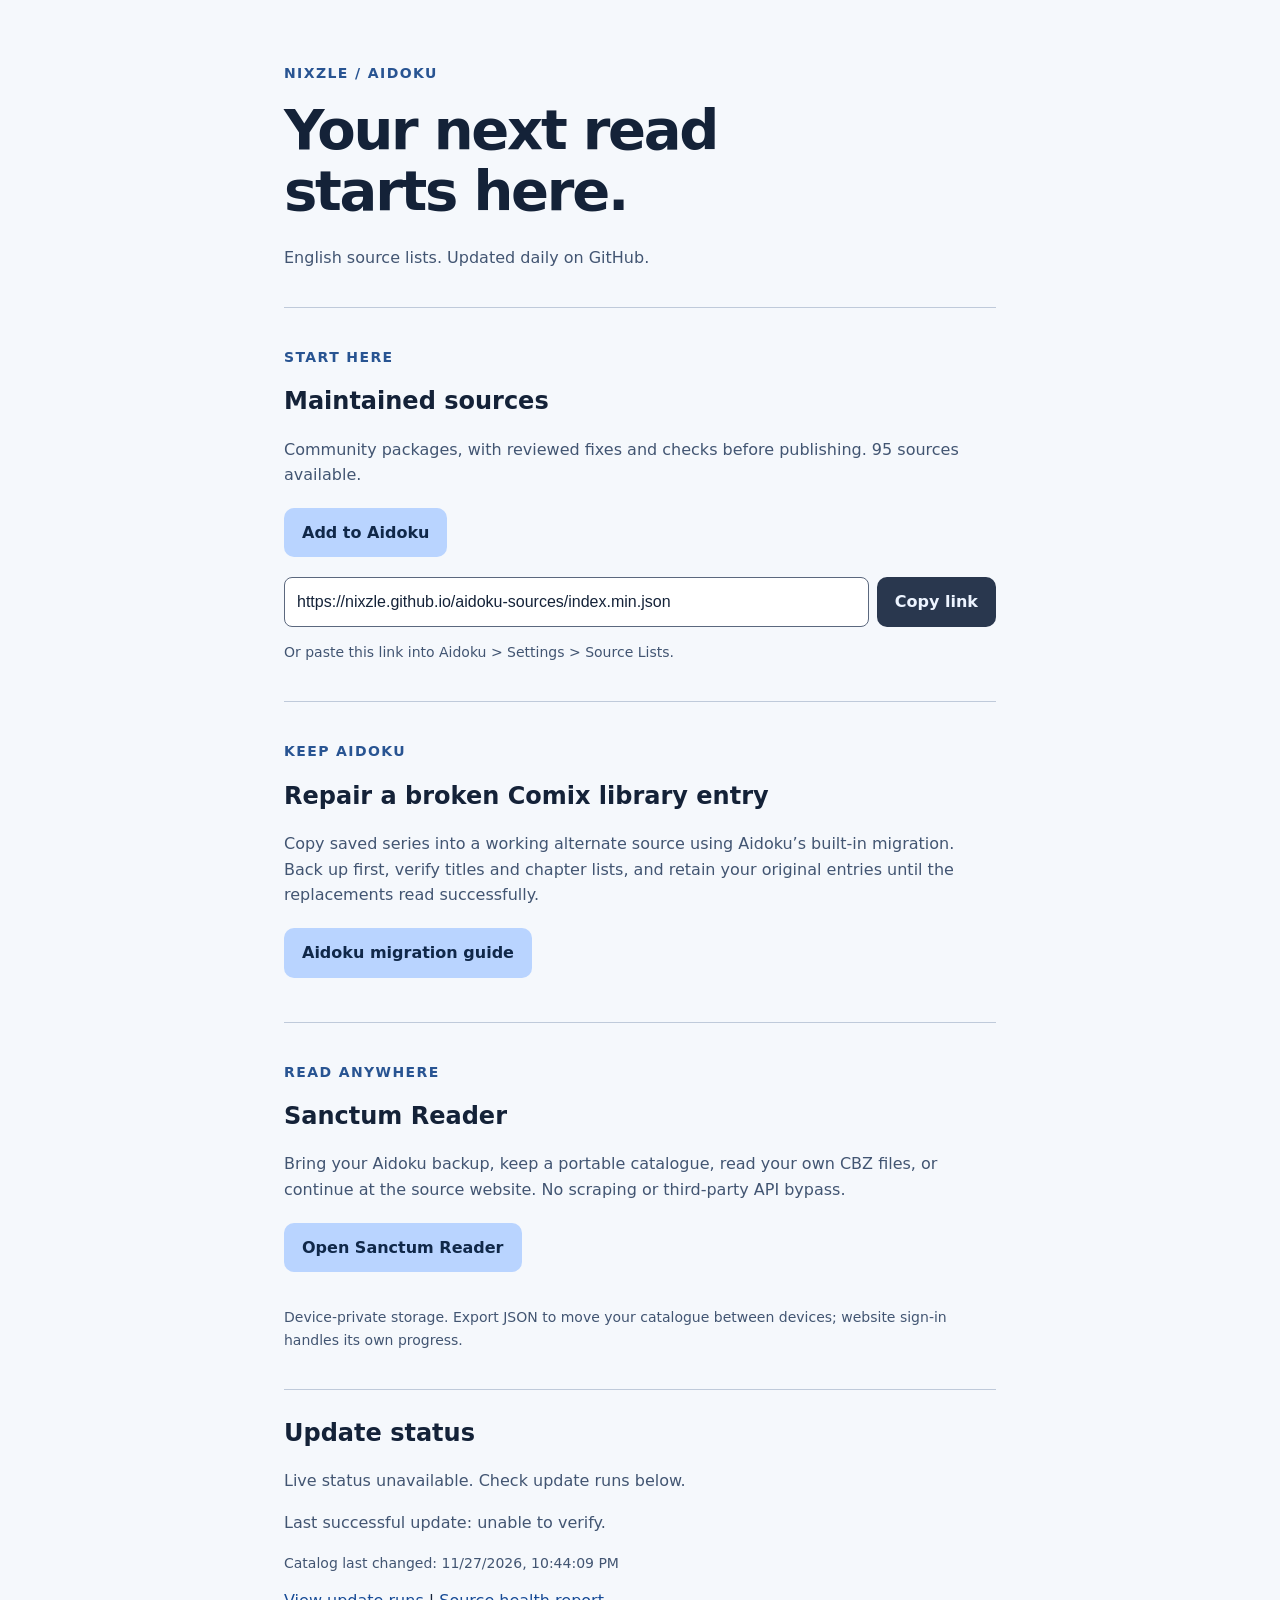
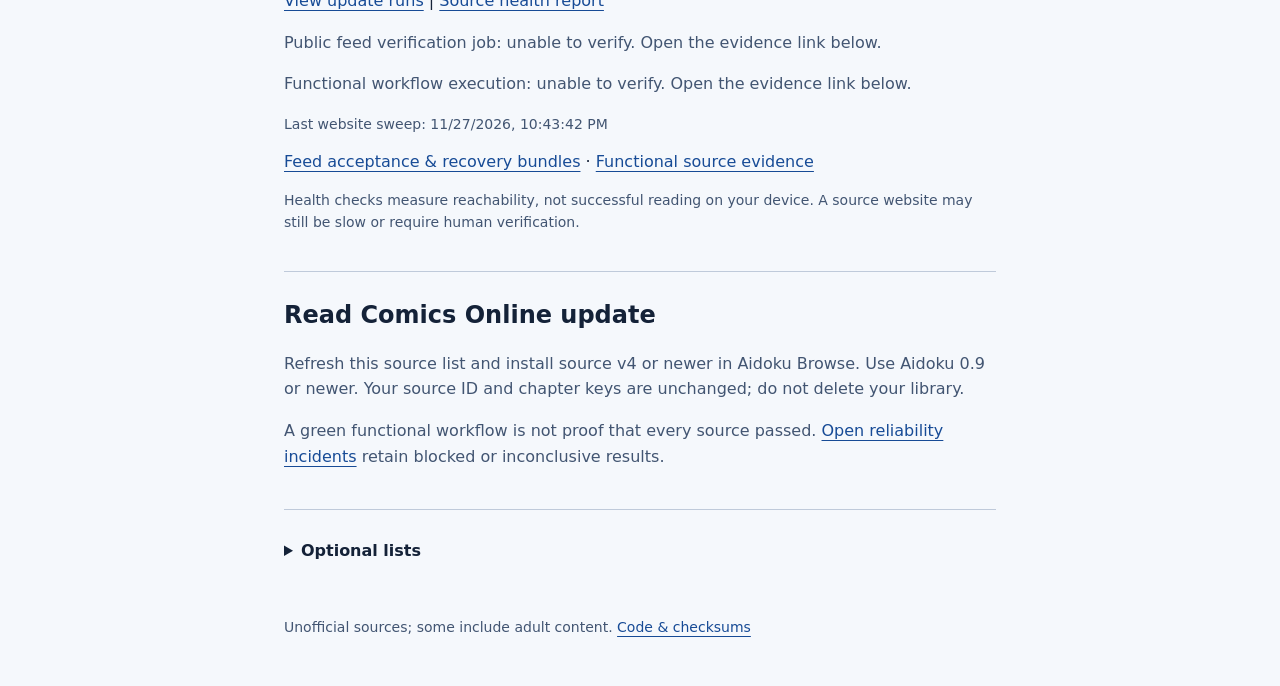
<file: index.html>
<!doctype html>
<html lang="en">
<head>
  <meta charset="utf-8">
  <meta name="viewport" content="width=device-width,initial-scale=1">
  <meta name="description" content="Install Nixzle's English Aidoku source lists and check update status.">
  <meta name="color-scheme" content="dark light">
  <title>Nixzle | Aidoku Sources</title>
  <link rel="stylesheet" href="web/style.css">
  <script src="web/status.js" defer></script>
</head>
<body>
<main>
  <header><p class="eyebrow">NIXZLE / AIDOKU</p><h1>Your next read<br>starts here.</h1><p>English source lists. Updated daily on GitHub.</p></header>
  <section aria-labelledby="maintained-title">
    <p class="eyebrow">START HERE</p><h2 id="maintained-title">Maintained sources</h2>
    <p>Community packages, with reviewed fixes and checks before publishing. <span id="source-count"></span></p>
    <a class="button" href="https://aidoku.app/add-source-list/?url=https%3A%2F%2Fnixzle.github.io%2Faidoku-sources%2Findex.min.json">Add to Aidoku </a>
    <div class="copy-row"><input id="catalog-url" aria-label="Source list URL" readonly value="https://nixzle.github.io/aidoku-sources/index.min.json"><button id="copy" type="button">Copy link</button></div>
    <p class="small" id="copy-result" role="status">Or paste this link into Aidoku > Settings > Source Lists.</p>
  </section>
  <section aria-labelledby="aidoku-migrate-title">
    <p class="eyebrow">KEEP AIDOKU</p><h2 id="aidoku-migrate-title">Repair a broken Comix library entry</h2>
    <p>Copy saved series into a working alternate source using Aidoku’s built-in migration. Back up first, verify titles and chapter lists, and retain your original entries until the replacements read successfully.</p>
    <a class="button" href="https://github.com/Nixzle/aidoku-sources/blob/main/docs/AIDOKU_NATIVE_MIGRATION.md">Aidoku migration guide</a>
  </section>
  <section aria-labelledby="reader-title">
    <p class="eyebrow">READ ANYWHERE</p><h2 id="reader-title">Sanctum Reader</h2>
    <p>Bring your Aidoku backup, keep a portable catalogue, read your own CBZ files, or continue at the source website. No scraping or third-party API bypass.</p>
    <a class="button" href="reader/">Open Sanctum Reader</a>
    <p class="small">Device-private storage. Export JSON to move your catalogue between devices; website sign-in handles its own progress.</p>
  </section>
  <section aria-labelledby="status-title" aria-live="polite">
    <h2 id="status-title">Update status</h2>
    <p id="automation-status">Checking the latest update...</p>
    <p id="last-success">Last successful update: checking...</p>
    <p class="small" id="catalog-changed">Catalog changes: checking...</p>
    <a href="https://github.com/Nixzle/aidoku-sources/actions/workflows/daily-update.yml">View update runs</a> | <a href="https://github.com/Nixzle/aidoku-sources/blob/main/status.md">Source health report</a>
    <p id="public-acceptance">Public feed check: checking…</p>
    <p id="functional-acceptance">Functional source check: checking…</p>
    <p class="small" id="website-sweep">Last website sweep: checking…</p>
    <a href="https://github.com/Nixzle/aidoku-sources/actions/workflows/public-acceptance.yml">Feed acceptance &amp; recovery bundles</a> · <a href="https://github.com/Nixzle/aidoku-sources/actions/workflows/functional-smoke.yml">Functional source evidence</a>
    <p class="small">Health checks measure reachability, not successful reading on your device. A source website may still be slow or require human verification.</p>
  </section>
  <section aria-labelledby="repair-title">
    <h2 id="repair-title">Read Comics Online update</h2>
    <p>Refresh this source list and install source v4 or newer in Aidoku Browse. Use Aidoku 0.9 or newer. Your source ID and chapter keys are unchanged; do not delete your library.</p>
    <p>A green functional workflow is not proof that every source passed. <a href="https://github.com/Nixzle/aidoku-sources/issues">Open reliability incidents</a> retain blocked or inconclusive results.</p>
  </section>
  <details><summary>Optional lists</summary>
    <h3>Legacy sources</h3><p>Older unique sources absent from the maintained list. Some may no longer work.</p>
    <a href="https://aidoku.app/add-source-list/?url=https%3A%2F%2Fnixzle.github.io%2Faidoku-sources%2Flegacy%2Findex.min.json">Add legacy list </a>
    <h3>Experimental: PoppingMango</h3><p>English Aidoku ports of Paperback sources. Best-effort support from the original author; not mirrored or verified by Nixzle.</p>
    <a href="https://poppingmangosources.github.io/popmango-aidoku-sources/">Visit the original install page </a>
  </details>
  <footer>Unofficial sources; some include adult content. <a href="https://github.com/Nixzle/aidoku-sources">Code &amp; checksums</a></footer>
</main>
</body>
</html>
</file>
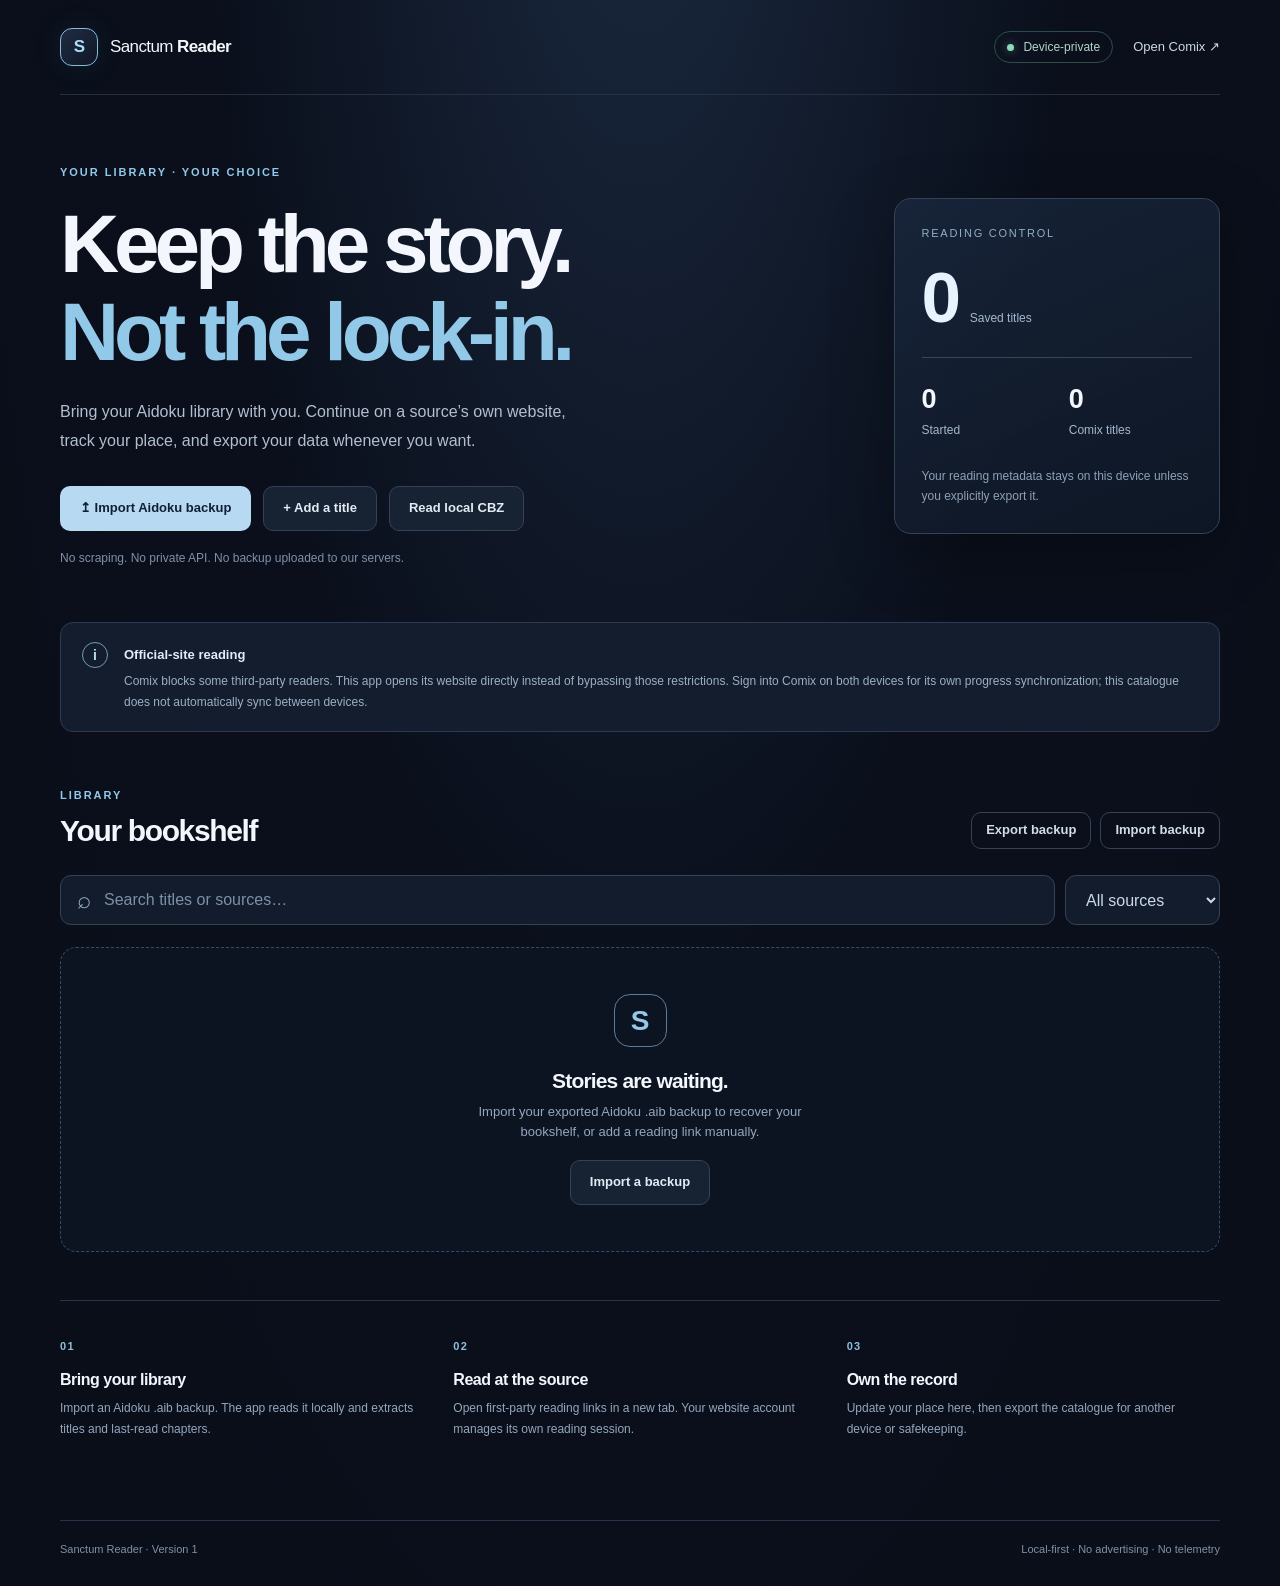
<file: reader/index.html>
<!doctype html>
<html lang="en">
<head>
  <meta charset="utf-8">
  <meta name="viewport" content="width=device-width,initial-scale=1,viewport-fit=cover">
  <meta name="theme-color" content="#0d1320">
  <meta name="description" content="Your portable reading library. Import Aidoku backups, keep private progress, and open official reading websites.">
  <meta http-equiv="Content-Security-Policy" content="default-src 'self'; script-src 'self'; style-src 'self'; img-src 'self' data:; connect-src 'self'; form-action 'self'; object-src 'none'; base-uri 'none'; frame-ancestors 'none'">
  <link rel="manifest" href="./manifest.webmanifest">
  <link rel="icon" href="./icon.svg" type="image/svg+xml">
  <link rel="stylesheet" href="./style.css">
  <title>Sanctum Reader | Library without lock-in</title>
  <script type="module" src="./app.mjs"></script>
</head>
<body>
  <div class="shell">
    <header class="topbar">
      <div class="brand"><div class="brandmark">S</div><span>Sanctum <strong>Reader</strong></span></div>
      <div class="top-actions"><span class="local-pill"><span class="dot"></span> Device-private</span><a href="https://comix.to/" target="_blank" rel="noopener noreferrer" class="subtle">Open Comix <span aria-hidden="true">↗</span></a></div>
    </header>
    <main>
      <section class="hero">
        <div class="hero-copy">
          <div class="eyebrow">YOUR LIBRARY · YOUR CHOICE</div>
          <h1>Keep the story.<br><em>Not the lock-in.</em></h1>
          <p>Bring your Aidoku library with you. Continue on a source’s own website, track your place, and export your data whenever you want.</p>
          <div class="hero-actions">
            <button id="importAidoku" class="primary"><span aria-hidden="true">↥</span> Import Aidoku backup</button>
            <button id="addToggle" class="secondary">+ Add a title</button>
            <button id="openCbz" class="secondary">Read local CBZ</button>
          </div>
          <div class="micro">No scraping. No private API. No backup uploaded to our servers.</div>
        </div>
        <aside class="hero-aside">
          <div class="aside-label">READING CONTROL</div>
          <div class="stat-block"><span id="statTotal" class="stat-number">0</span><span class="stat-label">Saved titles</span></div>
          <div class="thin-rule"></div>
          <div class="stat-pair"><div><span id="statInProgress" class="stat-mini">0</span><span class="stat-label">Started</span></div><div><span id="statComix" class="stat-mini">0</span><span class="stat-label">Comix titles</span></div></div>
          <div class="aside-footer">Your reading metadata stays on this device unless you explicitly export it.</div>
        </aside>
      </section>
      <section class="notice" aria-label="Reading limitation">
        <div class="notice-mark">i</div>
        <div><strong>Official-site reading</strong><p>Comix blocks some third-party readers. This app opens its website directly instead of bypassing those restrictions. Sign into Comix on both devices for its own progress synchronization; this catalogue does not automatically sync between devices.</p></div>
      </section>
      <section class="workspace">
        <div class="workspace-title">
          <div><div class="eyebrow">LIBRARY</div><h2>Your bookshelf</h2></div>
          <div class="workspace-actions"><button id="exportBtn" class="utility" title="Download a portable JSON copy">Export backup</button><button id="importJsonBtn" class="utility" title="Merge a previously exported Sanctum Reader library">Import backup</button></div>
        </div>
        <form id="addForm" class="add-form" hidden>
          <label>Title<input id="newTitle" type="text" placeholder="Series name" maxlength="320" required autocomplete="off"></label>
          <label>Reading URL<input id="newUrl" type="url" placeholder="https://comix.to/title/..." required autocomplete="off"></label>
          <button type="submit" class="primary small">Save title</button>
          <button type="button" class="secondary small" id="cancelAdd">Cancel</button>
        </form>
        <div class="searchbar"><label class="search"><span aria-hidden="true">⌕</span><input id="searchInput" type="search" placeholder="Search titles or sources…" autocomplete="off" aria-label="Search library"></label><select id="sourceFilter" aria-label="Filter by source"><option value="all">All sources</option><option value="en.comix">Comix</option><option value="other">Other sources</option></select></div>
        <div id="emptyState" class="empty-state"><div class="empty-symbol">S</div><h3>Stories are waiting.</h3><p>Import your exported Aidoku .aib backup to recover your bookshelf, or add a reading link manually.</p><button id="emptyImport" class="secondary">Import a backup</button></div>
        <div id="library" class="library" aria-live="polite"></div>
      </section>
      <section class="workflow">
        <div><span class="step">01</span><h3>Bring your library</h3><p>Import an Aidoku .aib backup. The app reads it locally and extracts titles and last-read chapters.</p></div>
        <div><span class="step">02</span><h3>Read at the source</h3><p>Open first-party reading links in a new tab. Your website account manages its own reading session.</p></div>
        <div><span class="step">03</span><h3>Own the record</h3><p>Update your place here, then export the catalogue for another device or safekeeping.</p></div>
      </section>
    </main>
    <footer><span>Sanctum Reader · Version 1</span><span>Local-first · No advertising · No telemetry</span></footer>
  </div>
  <input id="aidokuFile" type="file" accept=".aib,.json,application/octet-stream,application/json" hidden>
  <input id="jsonFile" type="file" accept=".json,application/json" hidden>
  <input id="cbzFile" type="file" accept=".cbz,.zip,application/zip" hidden>
  <dialog id="progressDialog" class="dialog">
    <form id="progressForm" method="dialog">
      <div class="eyebrow">READING POSITION</div><h2 id="progressTitle">Update progress</h2>
      <label>Chapter<input id="chapterInput" type="text" maxlength="320" placeholder="Chapter 12"></label>
      <label>Page number<input id="pageInput" type="number" min="0" max="100000" step="1" value="0"></label>
      <label class="check-label"><input id="completedInput" type="checkbox"> Finished this chapter</label>
      <div class="dialog-buttons"><button id="closeDialog" type="button" class="secondary">Cancel</button><button type="submit" class="primary small">Save progress</button></div>
    </form>
  </dialog>
  <dialog id="cbzDialog" class="cbz-dialog" aria-label="Local comic file reader">
    <div class="cbz-header"><div><div class="eyebrow">LOCAL FILE · NO UPLOAD</div><h2 id="cbzTitle">Comic</h2></div><button id="cbzClose" class="utility" type="button">Close</button></div>
    <div class="cbz-canvas"><img id="cbzImage" alt="Comic page from your local file"></div>
    <div class="cbz-controls"><button id="cbzPrevious" class="secondary small" type="button">← Previous</button><span id="cbzCounter">Page 1 / 1</span><button id="cbzNext" class="primary small" type="button">Next →</button></div>
  </dialog>
  <div id="toast" class="toast" role="status" aria-live="polite" hidden></div>
</body>
</html>
</file>
<file: web/style.css>
:root{font-family:system-ui,-apple-system,sans-serif;color:#f1f4fa;background:#11151d;line-height:1.6;font-synthesis:none}
*{box-sizing:border-box}body{margin:0}main{max-width:760px;margin:auto;padding:48px 24px}header{padding:0 0 20px}h1{font-size:clamp(2.25rem,7vw,3.5rem);line-height:1.08;letter-spacing:-.04em;margin:16px 0 24px}h2{font-size:1.5rem;margin:0 0 12px}h3{font-size:1.125rem}p{color:#bbc5d6}a{color:#a6c9ff;text-underline-offset:4px}.eyebrow{font-size:.875rem;font-weight:750;letter-spacing:.1em;color:#92baff}section,details{padding:24px 0;border-top:1px solid #394354}.button,button{display:inline-block;border:0;border-radius:10px;padding:12px 18px;font:inherit;font-weight:650;cursor:pointer}.button{background:#b9d4ff;color:#102849;text-decoration:none;margin:4px 0 20px}button{background:#29374e;color:#edf4ff;white-space:nowrap}.copy-row{display:flex;gap:8px}input{width:100%;min-width:0;border:1px solid #5b687e;border-radius:8px;background:#151e2c;color:#dbe7fa;padding:12px;font-size:1rem}.small,footer{font-size:.875rem}footer{color:#bbc5d6;padding-top:24px}summary{cursor:pointer;font-weight:650;padding:4px 0}a:focus-visible,button:focus-visible,input:focus-visible,summary:focus-visible{outline:3px solid #ffc66d;outline-offset:4px}@media(max-width:420px){main{padding:28px 18px}.copy-row{flex-direction:column}button{align-self:flex-start}}@media(prefers-color-scheme:light){:root{background:#f5f8fc;color:#142238}p,footer{color:#425572}a{color:#174b96}.eyebrow{color:#285492}input{background:white;color:#142238}section,details{border-color:#bfcada}}
</file>
<file: reader/style.css>
:root{color-scheme:dark;--bg:#0a0f1b;--panel:#111a2a;--panel2:#172234;--stroke:#293449;--muted:#99a8bd;--ink:#f3f6fc;--accent:#92c9e8;--accent2:#b8d9f2;--good:#9de2b8;font:16px/1.55 Inter,ui-sans-serif,-apple-system,BlinkMacSystemFont,"Segoe UI",sans-serif}*{box-sizing:border-box}html{min-height:100%;scroll-behavior:smooth}body{margin:0;min-height:100vh;background:radial-gradient(ellipse at 50% -20%,#1b2a41 0%,#0a0f1b 49%,#090e19 100%);color:var(--ink)}button,input,select{font:inherit}button{cursor:pointer}a{color:inherit;text-decoration:none}a:hover{text-decoration:underline}button:focus-visible,a:focus-visible,input:focus-visible,select:focus-visible{outline:2px solid #a8e5fa;outline-offset:3px}.shell{width:min(1160px,calc(100% - 48px));margin:auto}.topbar{display:flex;align-items:center;justify-content:space-between;min-height:95px;gap:24px;border-bottom:1px solid #233043}.brand{display:flex;align-items:center;gap:12px;font-size:17px;letter-spacing:-.035em}.brand strong{font-weight:750}.brandmark{width:38px;height:38px;border:1px solid #87bbda;background:linear-gradient(140deg,#202c43,#0e1726);color:#addff5;display:grid;place-items:center;border-radius:12px;font-weight:800;box-shadow:0 0 28px #5298b31d}.top-actions{display:flex;align-items:center;gap:20px}.local-pill{border:1px solid #2f4b48;border-radius:100px;padding:6px 12px;color:#b0d5c7;font-size:12px}.dot{display:inline-block;width:7px;height:7px;border-radius:50%;background:#8bdcba;margin-right:6px;box-shadow:0 0 9px #83caa67a}.subtle{color:#cbd9e8;font-size:13px}.hero{padding:69px 0 55px;display:grid;grid-template-columns:minmax(0,1.55fr) minmax(255px,.65fr);gap:55px;align-items:center}.eyebrow{font-size:11px;letter-spacing:.18em;font-weight:700;color:var(--accent)}h1{font-size:clamp(48px,6.4vw,83px);line-height:1.07;letter-spacing:-.062em;margin:19px 0 23px;font-weight:730}h1 em{font-style:normal;color:var(--accent)}.hero p{font-size:16px;max-width:515px;line-height:1.8;color:#b1bfd0;margin:0}.hero-actions{display:flex;flex-wrap:wrap;gap:12px;margin:30px 0 18px}.primary,.secondary,.utility{border:1px solid transparent;border-radius:10px;font-weight:650;font-size:13px;line-height:1.3;padding:13px 19px;transition:background .15s ease,transform .15s ease}.primary{background:var(--accent2);color:#102036}.primary:hover{background:#d5ecfa}.secondary{background:#172333;color:#e2eaf5;border-color:#344158}.secondary:hover{background:#233249}.utility{background:transparent;color:#d1dcea;border-color:#344358;padding:9px 14px}.utility:hover{background:#1c293a}.small{padding:11px 15px}.micro{font-size:12px;color:#7f90a8}.hero-aside{border:1px solid #354356;border-radius:17px;background:linear-gradient(156deg,#1a2940ba,#0e1726e6);box-shadow:0 20px 65px #0004;padding:26px 27px}.aside-label{font-size:11px;letter-spacing:.16em;color:#92aec7}.stat-block{display:flex;align-items:baseline;gap:13px;margin:15px 0 19px}.stat-number{font-size:71px;line-height:1.15;font-weight:710;letter-spacing:-.06em;color:#e7f4ff}.stat-label{font-size:12px;color:#a5b8ce;display:block}.thin-rule{height:1px;background:#35475c;margin-bottom:21px}.stat-pair{display:grid;grid-template-columns:1fr 1fr;gap:24px}.stat-mini{font-size:27px;font-weight:650;display:block;letter-spacing:-.05em}.aside-footer{font-size:12px;color:#8ea0b6;line-height:1.7;margin-top:26px}.notice{border:1px solid #2c3b51;background:#131d2d;border-radius:13px;padding:19px 21px;display:flex;gap:16px;align-items:flex-start}.notice-mark{flex:none;width:26px;height:26px;border:1px solid #739bb6;border-radius:100%;color:#b7dbf0;display:grid;place-items:center;font-weight:700;font-size:14px}.notice strong{font-size:13px;color:#e0ecfa}.notice p{font-size:12px;line-height:1.7;color:#9cafc5;margin:4px 0 0}.workspace{padding:55px 0 48px}.workspace-title{display:flex;align-items:flex-end;justify-content:space-between;gap:18px;margin-bottom:26px}h2{font-size:30px;letter-spacing:-.045em;line-height:1.2;margin:9px 0 0}.workspace-actions{display:flex;gap:9px;flex-wrap:wrap}.searchbar{display:flex;gap:10px;margin:0 0 22px}.search{display:flex;align-items:center;gap:11px;border:1px solid #354357;background:#121c2d;border-radius:11px;padding:0 16px;flex:1;min-width:0}.search>span{font-size:24px;color:#94acc4}.search input{width:100%;height:48px;border:0;background:transparent;color:var(--ink);outline:none}.search input::placeholder{color:#7c90a7}select{border:1px solid #354357;background:#121c2d;color:#cbd9e8;padding:0 16px;border-radius:11px;min-width:155px}.empty-state{min-height:305px;border:1px dashed #3a4b61;border-radius:16px;background:#0f1827a8;text-align:center;display:flex;flex-direction:column;align-items:center;justify-content:center;padding:32px}.empty-symbol{height:53px;width:53px;border:1px solid #5c7c9b;border-radius:16px;display:grid;place-items:center;color:var(--accent);font-size:28px;font-weight:700;margin-bottom:6px}.empty-state h3{font-size:21px;letter-spacing:-.04em;margin:12px 0 4px}.empty-state p{max-width:380px;color:#94a7be;font-size:13px;margin:0 0 18px}.library{display:grid;grid-template-columns:repeat(2,minmax(0,1fr));gap:14px}.book{min-width:0;border:1px solid #304057;border-radius:13px;background:linear-gradient(145deg,#172237,#121b2c);padding:21px}.book-header{display:flex;align-items:flex-start;justify-content:space-between;gap:12px}.book-title{font-size:17px;font-weight:660;letter-spacing:-.03em;line-height:1.35;word-break:break-word;margin:0}.source{display:inline-block;color:#afc9e0;border:1px solid #385069;background:#1b3047;padding:3px 8px;border-radius:7px;font-size:10px;flex-shrink:0}.book-meta{font-size:12px;color:#98aac0;margin:9px 0 18px;display:flex;gap:8px;flex-wrap:wrap}.book-actions{display:flex;align-items:center;gap:8px;flex-wrap:wrap}.book-actions a{background:#badff3;color:#15283c;text-align:center;display:inline-block;border-radius:8px;font-weight:700;font-size:12px;padding:9px 13px}.book-actions a:hover{background:#d7f1ff;text-decoration:none}.book-actions button{border-radius:8px;border:1px solid #43546a;background:#19293e;color:#cfdfed;font-size:12px;font-weight:650;padding:9px 13px}.book-actions button:hover{background:#27394d}.book-actions .remove{margin-left:auto;color:#b3a8b8}.add-form{border:1px solid #40536a;border-radius:14px;padding:18px;background:#152237;display:flex;align-items:end;gap:10px;flex-wrap:wrap;margin-bottom:20px}.add-form[hidden]{display:none}.add-form label{display:flex;flex-direction:column;gap:5px;font-size:12px;color:#afc1d6;flex:1;min-width:200px}.add-form input,.dialog input:not([type=checkbox]){width:100%;padding:10px 12px;border:1px solid #43546b;border-radius:8px;color:#e6f3ff;background:#0e1929}.workflow{display:grid;grid-template-columns:repeat(3,1fr);gap:20px;border-top:1px solid #273449;padding:32px 0 80px}.workflow>div{padding:0 16px 0 0}.step{font-size:11px;color:#8bbedb;font-weight:700;letter-spacing:.12em}.workflow h3{font-size:16px;letter-spacing:-.03em;margin:10px 0 5px}.workflow p{color:#94a7bd;font-size:12px;margin:0;line-height:1.75}footer{border-top:1px solid #26344b;padding:20px 0 28px;display:flex;gap:20px;justify-content:space-between;color:#8091a6;font-size:11px}.toast{position:fixed;z-index:20;bottom:24px;left:50%;transform:translateX(-50%);width:min(480px,calc(100% - 32px));border:1px solid #56708c;background:#1e2d44;color:#eaf6ff;box-shadow:0 15px 50px #0008;border-radius:12px;padding:14px 18px;font-size:13px;text-align:center}.toast[hidden]{display:none}.dialog{border:1px solid #3e5671;border-radius:15px;background:#172235;color:#f5faff;box-shadow:0 22px 100px #0009;width:min(450px,calc(100% - 28px));padding:24px}.dialog::backdrop{background:#030912c9}.dialog h2{font-size:23px;margin-bottom:20px}.dialog form{display:flex;flex-direction:column;gap:14px}.dialog form label{display:flex;flex-direction:column;gap:6px;color:#b4c6d9;font-size:12px}.dialog form .check-label{display:flex;align-items:center;flex-direction:row;gap:10px}.dialog-buttons{display:flex;justify-content:flex-end;gap:10px;margin-top:10px}@media(max-width:760px){.shell{width:min(100% - 32px,600px)}.topbar{min-height:70px}.local-pill{display:none}.hero{padding:46px 0 32px;grid-template-columns:1fr;gap:30px}h1{font-size:clamp(45px,11vw,65px)}.hero-aside{display:grid;grid-template-columns:1fr 1fr;align-items:center;gap:12px;padding:20px}.aside-label,.aside-footer{grid-column:1/-1}.stat-block{margin:0}.stat-number{font-size:50px}.thin-rule{display:none}.stat-pair{gap:10px}.notice{padding:16px}.workspace{padding-top:40px}.workspace-title{align-items:flex-start;flex-direction:column}.library{grid-template-columns:1fr}.workflow{grid-template-columns:1fr;gap:26px;padding-bottom:42px}.searchbar{flex-direction:column}.search input{height:44px}select{height:46px}footer{flex-direction:column;gap:4px}}@media(prefers-reduced-motion:reduce){*{scroll-behavior:auto!important;transition:none!important}}
.empty-state[hidden]{display:none}
.cbz-dialog{padding:0;width:min(1000px,calc(100% - 20px));height:min(95vh,1000px);max-height:95vh;border:1px solid #435a70;border-radius:13px;background:#080e17;color:#eef7ff;box-shadow:0 20px 100px #000c;overflow:hidden}
.cbz-dialog::backdrop{background:#02050beb}
.cbz-header{height:78px;display:flex;align-items:center;justify-content:space-between;padding:13px 20px;gap:15px;border-bottom:1px solid #2c4052}
.cbz-header h2{font-size:20px;margin:4px 0 0;max-width:580px;white-space:nowrap;overflow:hidden;text-overflow:ellipsis}
.cbz-canvas{height:calc(100% - 148px);overflow:auto;display:flex;justify-content:center;align-items:flex-start;background:#050a12;padding:8px}
.cbz-canvas img{display:block;max-width:100%;height:auto;object-fit:contain}
.cbz-controls{height:70px;display:flex;align-items:center;justify-content:space-between;gap:12px;padding:10px 20px;border-top:1px solid #2c4052}
.cbz-controls span{font-size:13px;color:#b8cce0}
.cbz-controls button:disabled{cursor:not-allowed;opacity:.4}
@media(max-width:760px){.cbz-dialog{width:100%;max-width:100%;height:100dvh;max-height:100dvh;border-radius:0;border:0}.cbz-header{padding:10px 16px}.cbz-header h2{font-size:17px}.cbz-controls{padding:8px 12px;gap:6px}.cbz-controls button{padding:10px}.cbz-canvas{height:calc(100% - 148px)}}
</file>
